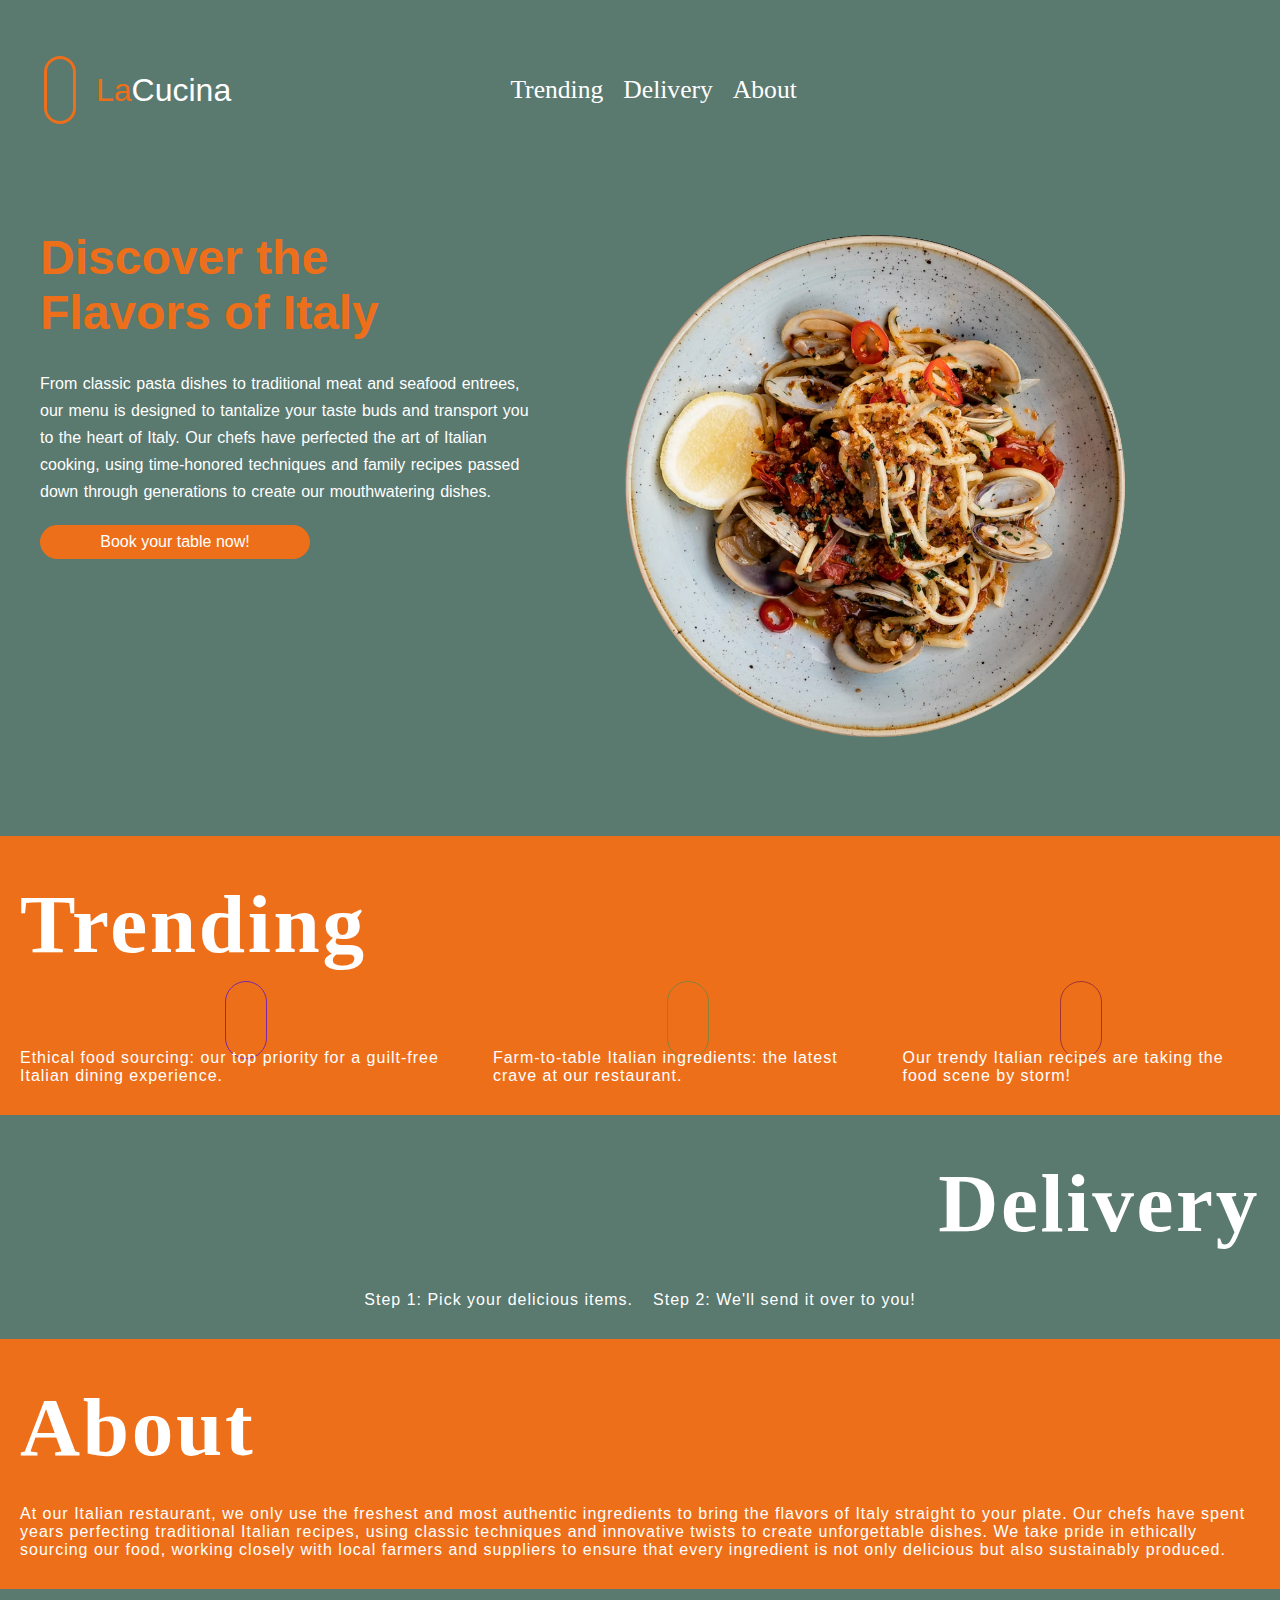
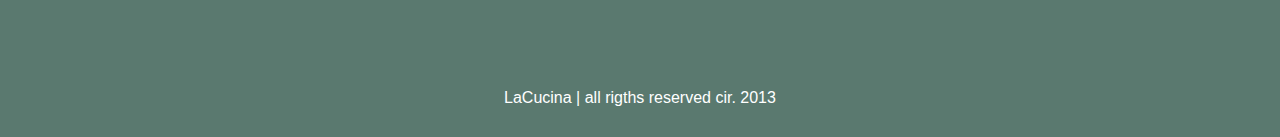
<file: index.html>
<!DOCTYPE html>
<html lang="en">
<head>
  <meta charset="UTF-8">
  <meta http-equiv="X-UA-Compatible" content="IE=edge">
  <meta name="viewport" content="width=device-width, initial-scale=1.0">
  <link rel="stylesheet" href="css/styles.css">
  <link rel="icon" type="image/x-icon" href="assets/icon-img.png">
  <script type="text/javascript" src="js/index.js" defer></script>
  <link rel="stylesheet" href="https://cdnjs.cloudflare.com/ajax/libs/font-awesome/6.4.0/css/all.min.css" integrity="sha512-iecdLmaskl7CVkqkXNQ/ZH/XLlvWZOJyj7Yy7tcenmpD1ypASozpmT/E0iPtmFIB46ZmdtAc9eNBvH0H/ZpiBw==" crossorigin="anonymous" referrerpolicy="no-referrer" />
  
  <title>La Cucina</title>
</head>
<body>


  
  
  <div class="content-container">

    <header>
      <nav class="navbar">
        <a href="#" class="nav-branding"><i class="fa-solid fa-seedling" style="color: rgb(238, 111, 26); border: 3px solid rgb(238, 111, 26); border-radius: 40px; padding: 13px; margin-right: 20px;" ></i><span style="color: rgb(238, 111, 26);">La</span>Cucina</a>

        
        <ul class="nav-menu">
          <li class="nav-item"><a href="#trending" class="nav-link">Trending</a></li>
          <li class="nav-item"><a href="#delivery" class="nav-link">Delivery</a></li>
          <li class="nav-item"><a href="#about" class="nav-link">About</a></li>
        </ul>
        <div class="shopping-bag"><i class="fa-solid fa-basket-shopping"></i></div>
        <div class="icon-menu">
          <span class="bar"></span>
          <span class="bar"></span>
          <span class="bar"></span>
        </div>

      </nav>
    </header>



    

    <main class="main-container">
      <div class="main-left">
        <h1>Discover the <br/>Flavors of Italy</h1>
        <p>From classic pasta dishes to traditional meat and seafood entrees, our menu is designed to tantalize your taste buds and transport you to the heart of Italy. <span class="hide-p">Our chefs have perfected the art of Italian cooking, using time-honored techniques and family recipes passed down through generations to create our mouthwatering dishes.</span></p>
        <button id="book" class="booking-button">Book your table now!</button>
        <p class="booking-description">We're all booked for the season! New reservations will be made available in the coming days.</p>
      </div>
      <div class="main-right">
        <img src="assets/lacucina.png" alt="">
      </div>

      

    </main>

    <section id="trending" class="section-container-1" >
      <div class="trending-heading">
        <h1>Trending</h1>
      </div>
        <div class="trending-carousel">
          <div>
            <div class="icon-trending" >
              <i class="fa-solid fa-fish-fins" style="color: rgb(105, 53, 134); border: 1px solid rgb(121, 40, 168); padding: 20px; border-radius: 90px;"></i>
            </div>
            <p>Ethical food sourcing: our top priority for a guilt-free Italian dining experience.</p>
          </div>

          <div>
            <div class="icon-trending">
              <i class="fa-regular fa-lemon" style="color: rgb(216, 213, 60); border: 1px solid rgb(133, 131, 57); padding: 20px; border-radius: 90px;"></i>
            </div>
            <p>Farm-to-table Italian ingredients: the latest crave at our restaurant.</p>
          </div>

          <div>
            <div class="icon-trending">
              <i class="fa-solid fa-pepper-hot" style="color: rgb(204, 31, 31); border: 1px solid rgb(161, 52, 52); padding: 20px; border-radius: 90px;"></i>
            </div>
            <p>Our trendy Italian recipes are taking the food scene by storm!</p>
          </div>
          
        </div>
      
    </section>

    <section  id="delivery" class="section-container-1" style="background-color: rgb(90, 121, 111); text-align: right;" >
      <div class="trending-heading trending-heading-right" style="text-align:  right;">
        <h1>Delivery</h1>
      </div>
        <div class="delivery-carousel">
          <div>
            <div class="icon-trending">
              <i class="fa-solid fa-arrow-pointer"></i>
            </div>
            <p>Step 1: Pick your delicious items.</p>
          </div>

          <div>
            <div class="icon-trending" >
              <i class="fa-solid fa-car-side"></i>
            </div>
            <p>Step 2: We'll send it over to you!</p>
          </div>

          </div>

          
    </section>

    <section id="about" class="section-container-1" >
      <div class="trending-heading">
        <h1>About</h1>
      </div>
        <div class="trending-carousel">
          <div>
            <p>At our Italian restaurant, we only use the freshest and most authentic ingredients to bring the flavors of Italy straight to your plate.
              Our chefs have spent years perfecting traditional Italian recipes, using classic techniques and innovative twists to create unforgettable dishes.
              We take pride in ethically sourcing our food, working closely with local farmers and suppliers to ensure that every ingredient is not only delicious but also sustainably produced.</p>
           
          </div>

          
          
        </div>
      
      
    </section>



    <footer class="footer-container">
      <div class="footer">
        LaCucina | all rigths reserved cir. 2013
      </div>

    </footer>


  </div>



</body>
</html>
</file>
<file: css/styles.css>
* {
  margin: 0;
  padding: 0;
  box-sizing: border-box;
}

body {
  font-family: Verdana, Geneva, Tahoma, sans-serif;

  background-color: rgb(90, 121, 111);
  color: white;
}

.content-container {
}

header {
  /* border: 1px solid white; */
  /* border-radius: 20px; */
  padding: 15px 20px;
  max-width: 1100px;
  margin-top: 40px;
}

.nav-branding {
  font-family: Verdana, Geneva, Tahoma, sans-serif;
  /* font-style: italic;
  font-weight: bold; */
  font-size: 2rem;
  animation: transitionIn 4s;
}

li {
  list-style: none;
}

a {
  color: white;
  text-decoration: none;
}

.navbar {
  min-height: 70px;
  display: flex;
  justify-content: space-between;
  align-items: center;
  padding: 0 24px;
}

.nav-menu {
  display: flex;
  justify-content: space-between;
  align-items: center;
}

.nav-menu li a {
  padding-left: 20px;
}

.nav-link {
  transition: 0.4s ease;
  font-size: 1.6em;
  animation: transitionInNav 2s;
  font-family: Cambria, Cochin, Georgia, Times, "Times New Roman", serif;
}

.nav-link:hover {
  color: rgb(47, 47, 95);
}

.icon-menu {
  display: none;
  cursor: pointer;
}

.bar {
  display: block;
  width: 25px;
  height: 3px;
  margin: 5px auto;
  -webkit-transition: all 0.3s ease-in-out;
  transition: all 0.3s ease-in-out;
  background-color: white;
}

/* Landing Main Container and  CTA content  */
.main-container {
  /* border: 1px solid white; */
  display: flex;
  margin: 90px 40px;
}

.main-right img {
  animation: transitionIn 5s;
  max-width: 500px;
  margin-left: 80px;
}
.main-right {
  /* border: 1px solid white; */
  padding: 5px;
}

.main-left {
  display: flex;
  flex-direction: column;
  max-width: 500px;
}

.main-left h1 {
  font-size: 3em;
  color: rgb(238, 111, 26);
}
.main-left p {
  margin-top: 30px;
  word-spacing: 1px;
  font-size: 1em;
  line-height: 27px;
}

.booking-button {
  margin-top: 20px;
  background-color: rgb(238, 111, 26);
  border: 1px solid rgb(238, 111, 26);
  border-radius: 20px;
  color: white;
  font-size: 1em;

  width: 270px;
  padding: 7px 19px;
}

.booking-button:hover {
  background-color: rgb(252, 202, 169);
}

.booking-description {
  background-color: rgb(238, 111, 26);
  padding: 10px;
  display: none;
}

.shopping-bag i {
  color: rgb(238, 111, 26);
  font-size: 2em;
}

/* Section 1 (Trending) */
.section-container-1 {
  font-family: Cambria, Cochin, Georgia, Times, "Times New Roman", serif;
  letter-spacing: 1px;
  background-color: rgb(238, 111, 26);
  display: flex;
  /* border: 1px solid white; */
  flex-direction: column;
}

.trending-heading {
  /* border: 1px solid white; */
  margin: 40px 0 0 20px;
  letter-spacing: 2.7px;

  font-size: 2.6em;
}

.trending-heading-right {
  margin: 40px 20px 0 0;
}

.trending-carousel {
  display: flex;

  padding: 20px;
  gap: 20px;
  margin: 10px auto;
  font-family: Verdana, Geneva, Tahoma, sans-serif;
}

.delivery-carousel {
  display: flex;
  text-align: center;
  padding: 20px;
  gap: 20px;
  margin: 10px auto;
  font-family: Verdana, Geneva, Tahoma, sans-serif;
}

.icon-trending {
  text-align: center;
  font-size: 2em;
  margin-bottom: 10px;
}

/* Footer */

.footer-container {
  margin: 100px 30px 30px 30px;

  text-align: center;
}

/* Media Queries */

@media (max-width: 1098px) {
  .main-container .main-right img {
    width: 370px;
  }
}

@media (max-width: 798px) {
  .main-container .main-right img {
    width: 370px;
  }
}
@media (max-width: 768px) {
  .main-container {
    flex-direction: column;
    padding: 30px;
    align-items: center;
    /* border: 1px solid white; */
  }

  .main-container .main-right {
    /* border: 1px solid white; */
    margin-top: 40px;
    margin-right: 300px;
  }
  .main-container .main-right img {
    width: 200px;
  }
  .shopping-bag i {
    display: none;
  }
  .icon-menu {
    display: block;
    animation: transitionInNav 2s;
  }

  .icon-menu.active .bar:nth-child(2) {
    opacity: 0;
  }

  .icon-menu.active .bar:nth-child(1) {
    transform: translateY(8px) rotate(45deg);
  }

  .icon-menu.active .bar:nth-child(3) {
    transform: translateY(-8px) rotate(-45deg);
  }

  .nav-menu {
    position: fixed;
    left: -100%;
    top: 30px;
    gap: 0;
    flex-direction: column;
    background-color: rgb(238, 111, 26);
    width: 100%;
    text-align: center;
    transition: 0.3s;
  }

  .nav-item {
    margin: 16px 0;
  }

  .nav-menu.active {
    left: 0;
  }
}

/* smaller screens */
@media (max-width: 540px) {
  .main-container {
    flex-direction: column-reverse;
    margin-top: 0px;
  }

  .main-left h1,
  p {
    text-align: center;
  }

  .main-right {
    padding-left: 200px;
  }

  .hide-p {
    display: none;
  }

  .booking-button {
    margin: 30px auto;
  }

  .trending-heading {
    margin: 30px auto;
    padding: 0;
  }

  .trending-carousel {
    flex-direction: column;
  }
}

/* Animations */
@keyframes transitionIn {
  from {
    opacity: 0;
    transform: rotateX(-10);
  }
  to {
    opacity: 1;
    transform: rotateX(0);
  }
}

@keyframes transitionInNav {
  from {
    opacity: 0;
    transform: rotateY(-10);
  }
  to {
    opacity: 1;
    transform: rotateY(0);
  }
}
</file>
